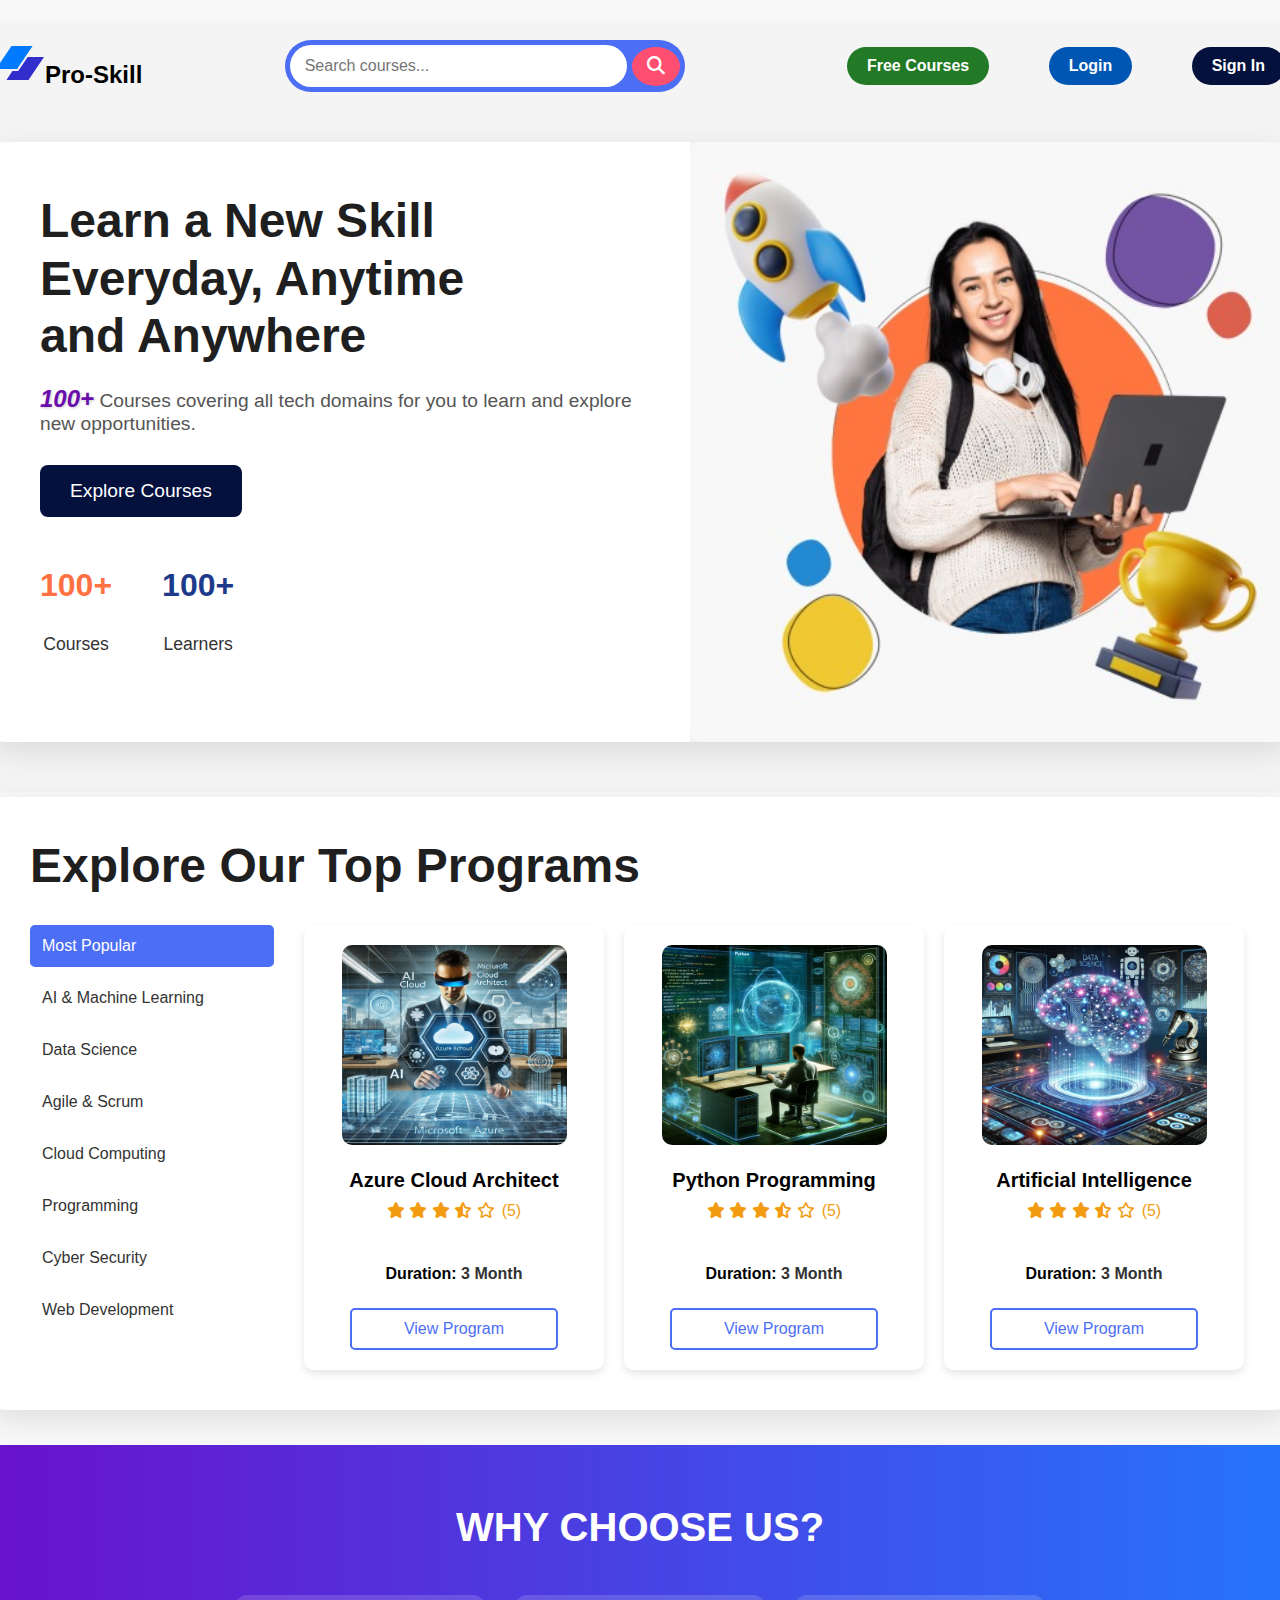
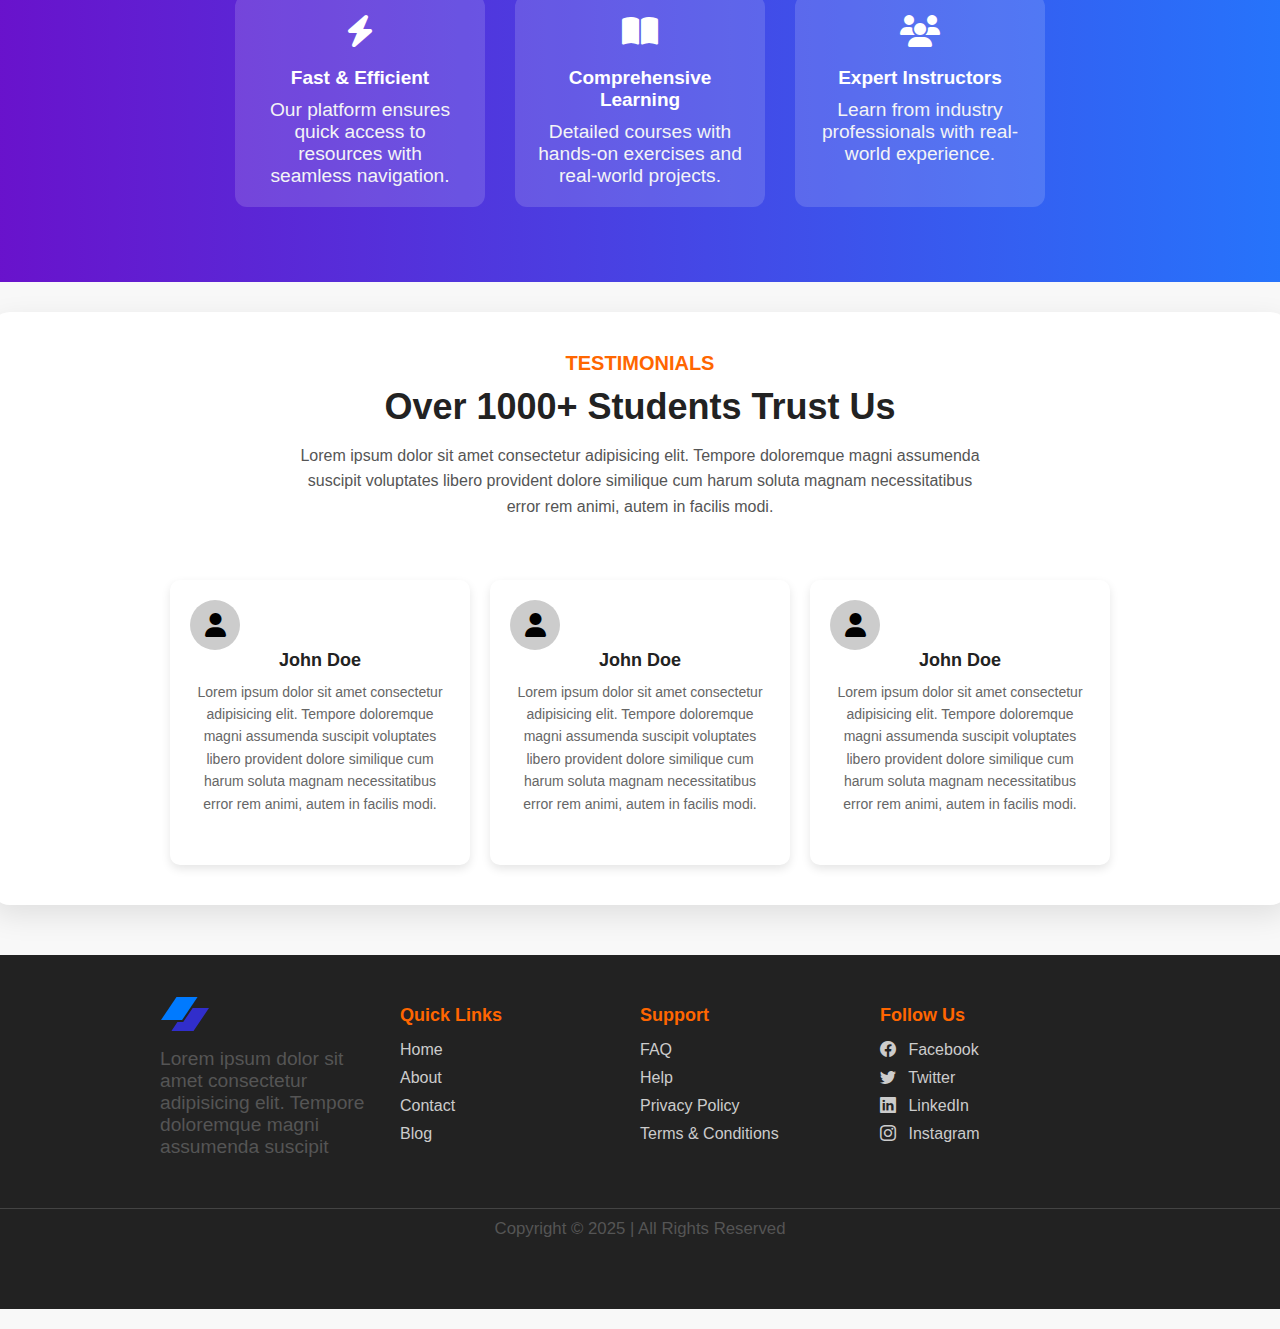
<file: index.html>
<!DOCTYPE html>
<html>
<head>
    <meta charset="UTF-8">
    <meta name="viewport" content="width=device-width, initial-scale=1.0">
    <title>Pro Skill</title>
    <link rel="stylesheet" href="Home-page-styles.css">
    <link rel="stylesheet" href="https://cdn.jsdelivr.net/npm/bootstrap-icons@1.11.3/font/bootstrap-icons.min.css">
    <link rel="stylesheet" href="https://cdnjs.cloudflare.com/ajax/libs/font-awesome/6.5.1/css/all.min.css"> <!-- Font Awesome Libary -->

</head>
<body>
    <div>
    <nav >
        <div class="logo">
            <img src="Assets/logoipsum-245.svg" alt="logo">Pro-Skill</div>
            <div class="search-container">
                <input type="text" class="search-input" placeholder="Search courses...">
                <button class="search-btn">
                    <i class="fa fa-search"></i> 
                </button>
            </div>            
        <div class="buttons">
            <a href="#" class="free_courses">Free Courses</a>
            <a href="sign-in.html" class="login">Login</a>
            <a href="sign-up.html" class="sign_in">Sign In</a>
        </div>
    </nav>
</div>
    <section class="hero">
        <div class="container">
            <div class="text_section">
                <h1>Learn a New Skill<br>Everyday, Anytime<br>and Anywhere</h1>
                <p><em class="num-course">100+</em> Courses covering all tech domains for you to learn and explore new opportunities.</p>
                <button class="explore_btn" onclick="window.location.href='course-page.html';">Explore Courses</button>
                <div class="stats">
                    <div class="stat_item">
                        <p class="number orange">100+</p>
                        <p class="label">Courses</p>
                    </div>
                    <div class="stat_item">
                        <p class="number blue">100+</p>
                        <p class="label">Learners</p>
                    </div>
                </div>
            </div>
            <div class="image_section">
                <img src="Assets/HomePage.jpg" alt="Student with laptop" class="student_image">
            </div>
        </div>
    </section>
    
    <div class="EOTP">
        <div class="EOTP_header">
            <h1>Explore Our Top Programs</h1>
        </div>
        <div class="EOTP_content">
            <div class="sidebar-container">
                <div class="sidebar">
                    <button class="active">Most Popular</button>
                    <button>AI & Machine Learning</button>
                    <button>Data Science</button>
                    <button>Agile & Scrum</button>
                    <button>Cloud Computing</button>
                    <button>Programming</button>
                    <button>Cyber Security</button>
                    <button>Web Development </button>
                </div>
            </div>
            <div class="programs">
                <div class="program_card">
                    <img src="Assets/Azure Cloud Architect.webp" alt="Azure Cloud Architect">
                    <h3>Azure Cloud Architect</h3>
                    <div class="rating">
                        <span class="stars">
                            <i class="fas fa-star"></i>
                            <i class="fas fa-star"></i>
                            <i class="fas fa-star"></i>
                            <i class="fas fa-star-half-alt"></i>
                            <i class="far fa-star"></i>
                        </span>
                        <span class="rating-count">(5)</span>
                    </div>
                    <h4><strong>Duration:</strong> <span class="duration">3 Month</span></h4>
                    <a href="course-page.html" class="view_program">View Program</a>
                </div>
                <div class="program_card">
                    <img src="Assets/python program.webp" alt="Python Programming">
                    <h3>Python Programming</h3>
                    <div class="rating">
                        <span class="stars">
                            <i class="fas fa-star"></i>
                            <i class="fas fa-star"></i>
                            <i class="fas fa-star"></i>
                            <i class="fas fa-star-half-alt"></i>
                            <i class="far fa-star"></i>
                        </span>
                        <span class="rating-count">(5)</span>
                    </div>
                    <h4><strong>Duration:</strong> <span class="duration">3 Month</span></h4>
                    <a href="course-page.html" class="view_program">View Program</a>
                </div>
                <div class="programs">
                    <div class="program_card">
                        <img src="Assets/Data Science and Artificial Intelligence.webp" alt="Data Science and Artificial Intelligence">
                        <h3>Artificial Intelligence</h3>
                        <div class="rating">
                            <span class="stars">
                                <i class="fas fa-star"></i>
                                <i class="fas fa-star"></i>
                                <i class="fas fa-star"></i>
                                <i class="fas fa-star-half-alt"></i>
                                <i class="far fa-star"></i>
                            </span>
                            <span class="rating-count">(5)</span>
                        </div>
                        <h4><strong>Duration:</strong> <span class="duration">3 Month</span></h4>
                        <a href="course-page.html" class="view_program">View Program</a>
                    </div>
            </div>
        </div>
    </div>
    </div>

    <section class="why-choose-us">
        <h2>Why Choose Us?</h2>
        <div class="benefits-container">
            <div class="benefit">
                <i class="fas fa-bolt"></i>
                <h3>Fast & Efficient</h3>
                <p>Our platform ensures quick access to resources with seamless navigation.</p>
            </div>
            <div class="benefit">
                <i class="fas fa-book-open"></i>
                <h3>Comprehensive Learning</h3>
                <p>Detailed courses with hands-on exercises and real-world projects.</p>
            </div>
            <div class="benefit">
                <i class="fas fa-users"></i>
                <h3>Expert Instructors</h3>
                <p>Learn from industry professionals with real-world experience.</p>
            </div>
        </div>
    </section>
    
    <div class="container-review">
        <div class="header">
            <h4>Testimonials</h4>
            <h1>Over 1000+ Students Trust Us</h1>
            <p>Lorem ipsum dolor sit amet consectetur adipisicing elit. Tempore doloremque magni assumenda suscipit
                voluptates libero provident dolore similique cum harum soluta magnam necessitatibus error rem animi,
                autem in facilis modi.</p>
        </div>
        <div class="review">
            <div class="card">
                <div class="profile-pic">
                    <i class="fas fa-user"></i>
                </div>
                <div class="card-body">
                    <h4>John Doe</h4>
                    <p>
                        Lorem ipsum dolor sit amet consectetur adipisicing elit. Tempore doloremque magni assumenda
                        suscipit voluptates libero provident dolore similique cum harum soluta magnam necessitatibus
                        error rem animi, autem in facilis modi.
                    </p>
                </div>
            </div>
            <div class="card">
                <div class="profile-pic">
                    <i class="fas fa-user"></i>
                </div>
                <div class="card-body">
                    <h4>John Doe</h4>
                    <p>
                        Lorem ipsum dolor sit amet consectetur adipisicing elit. Tempore doloremque magni assumenda
                        suscipit voluptates libero provident dolore similique cum harum soluta magnam necessitatibus
                        error rem animi, autem in facilis modi.
                    </p>
                </div>
            </div>
            <div class="card">
                <div class="profile-pic">
                    <i class="fas fa-user"></i>
                </div>
                <div class="card-body">
                    <h4>John Doe</h4>
                    <p>
                        Lorem ipsum dolor sit amet consectetur adipisicing elit. Tempore doloremque magni assumenda
                        suscipit voluptates libero provident dolore similique cum harum soluta magnam necessitatibus
                        error rem animi, autem in facilis modi.
                    </p>
                </div>
            </div>
        </div>
    </div>
    <footer>
        <div class="footer-container">
            <div class="col 1">
                <a href="#"><img class="footer-logo" src="Assets/logoipsum-245.svg" alt=""></a>
                <p style="margin-right: 10px;">Lorem ipsum dolor sit amet consectetur adipisicing elit. Tempore doloremque magni assumenda suscipit
                </p>
            </div>
            <div class="col 2">
                <h3>Quick Links</h3>
                <ul>
                    <li><a href="#">Home</a></li>
                    <li><a href="#">About</a></li>
                    <li><a href="#">Contact</a></li>
                    <li><a href="#">Blog</a></li>
                </ul>
            </div>
            <div class="col 3">
                <h3>Support</h3>
                <ul>
                    <li><a href="#">FAQ</a></li>
                    <li><a href="#">Help</a></li>
                    <li><a href="#">Privacy Policy</a></li>
                    <li><a href="#">Terms & Conditions</a></li>
                </ul>
            </div>
            <div class="col 4">
                <h3>Follow Us</h3>
                <ul>
                    <li><a href="#"><i class="bi bi-facebook"></i> Facebook</a></li>
                    <li><a href="#"><i class="bi bi-twitter"></i> Twitter</a></li>
                    <li><a href="#"><i class="bi bi-linkedin"></i> LinkedIn</a></li>
                    <li><a href="#"><i class="bi bi-instagram"></i> Instagram</a></li>
                </ul>
            </div>
        </div>
        <div class="line">
            <p>Copyright &copy; 2025 | All Rights Reserved</p>
        </div>
    </footer>
    
</body>
</html>
</file>
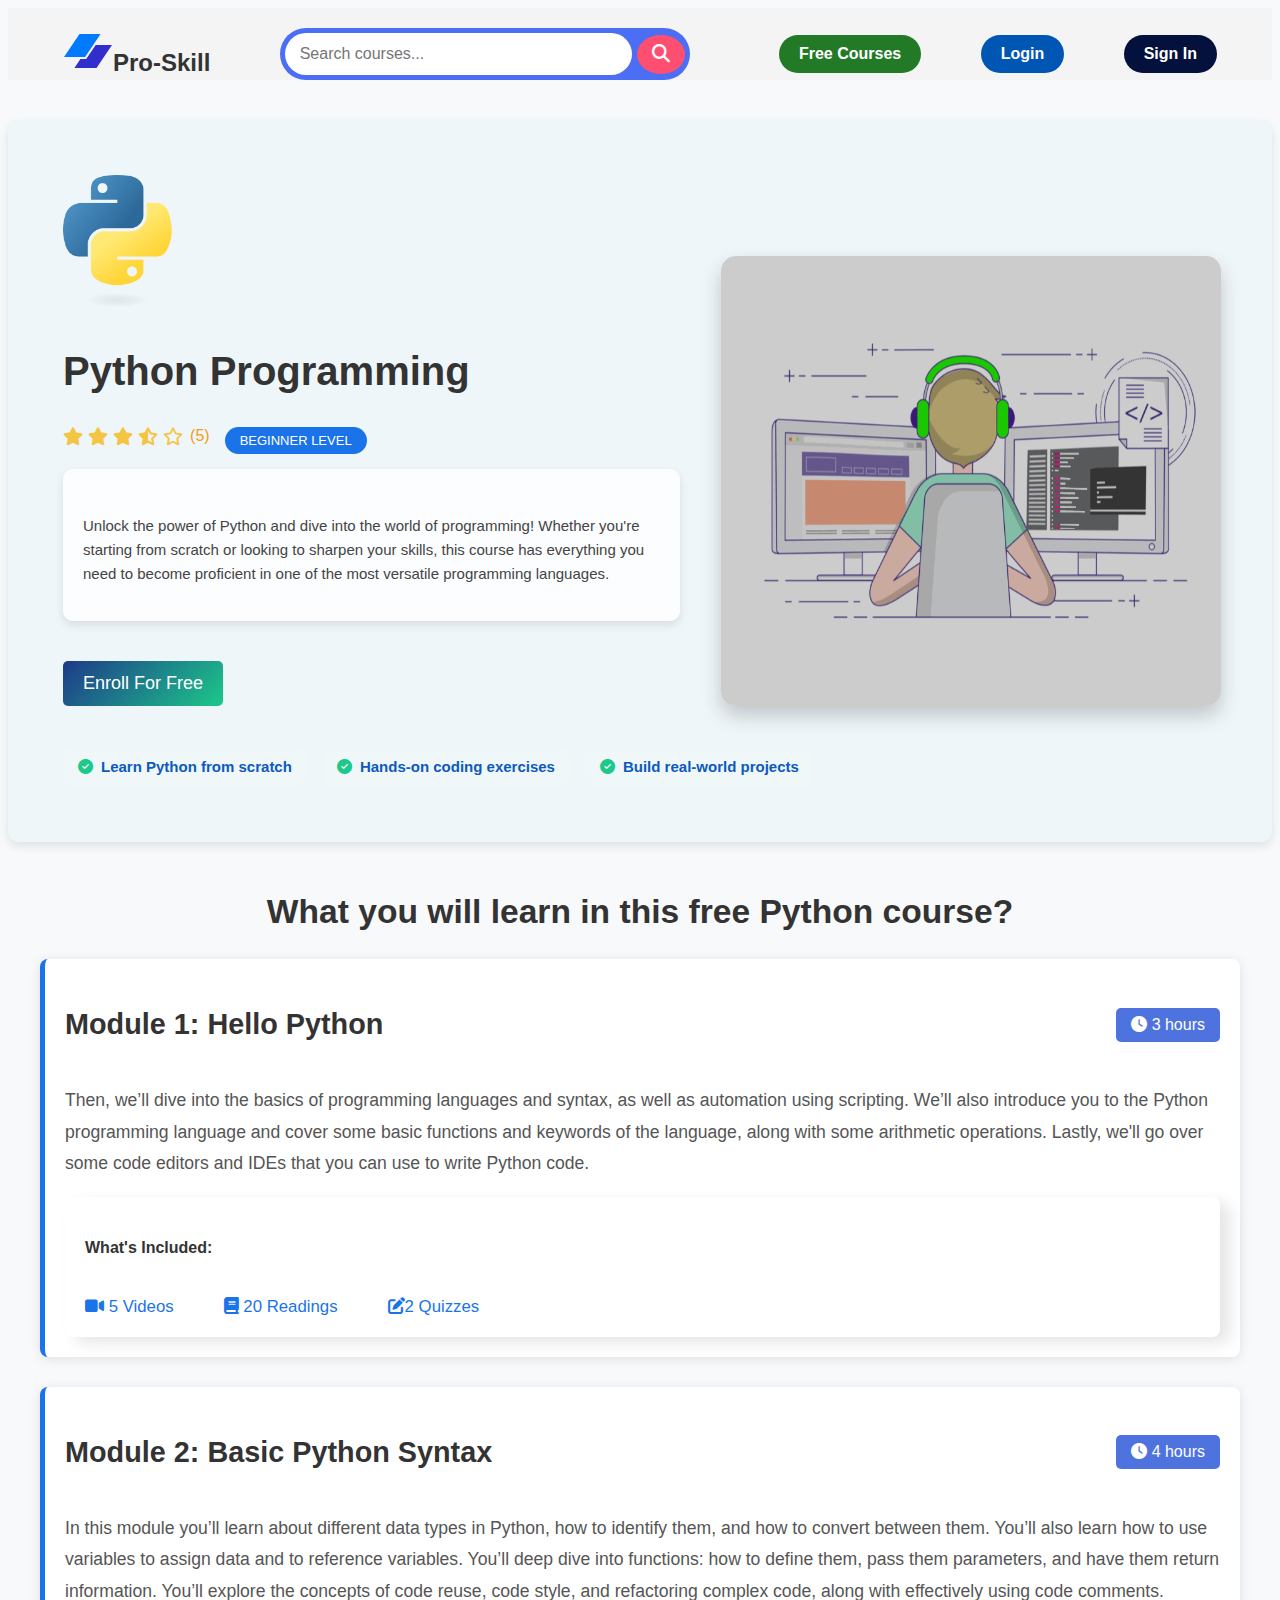
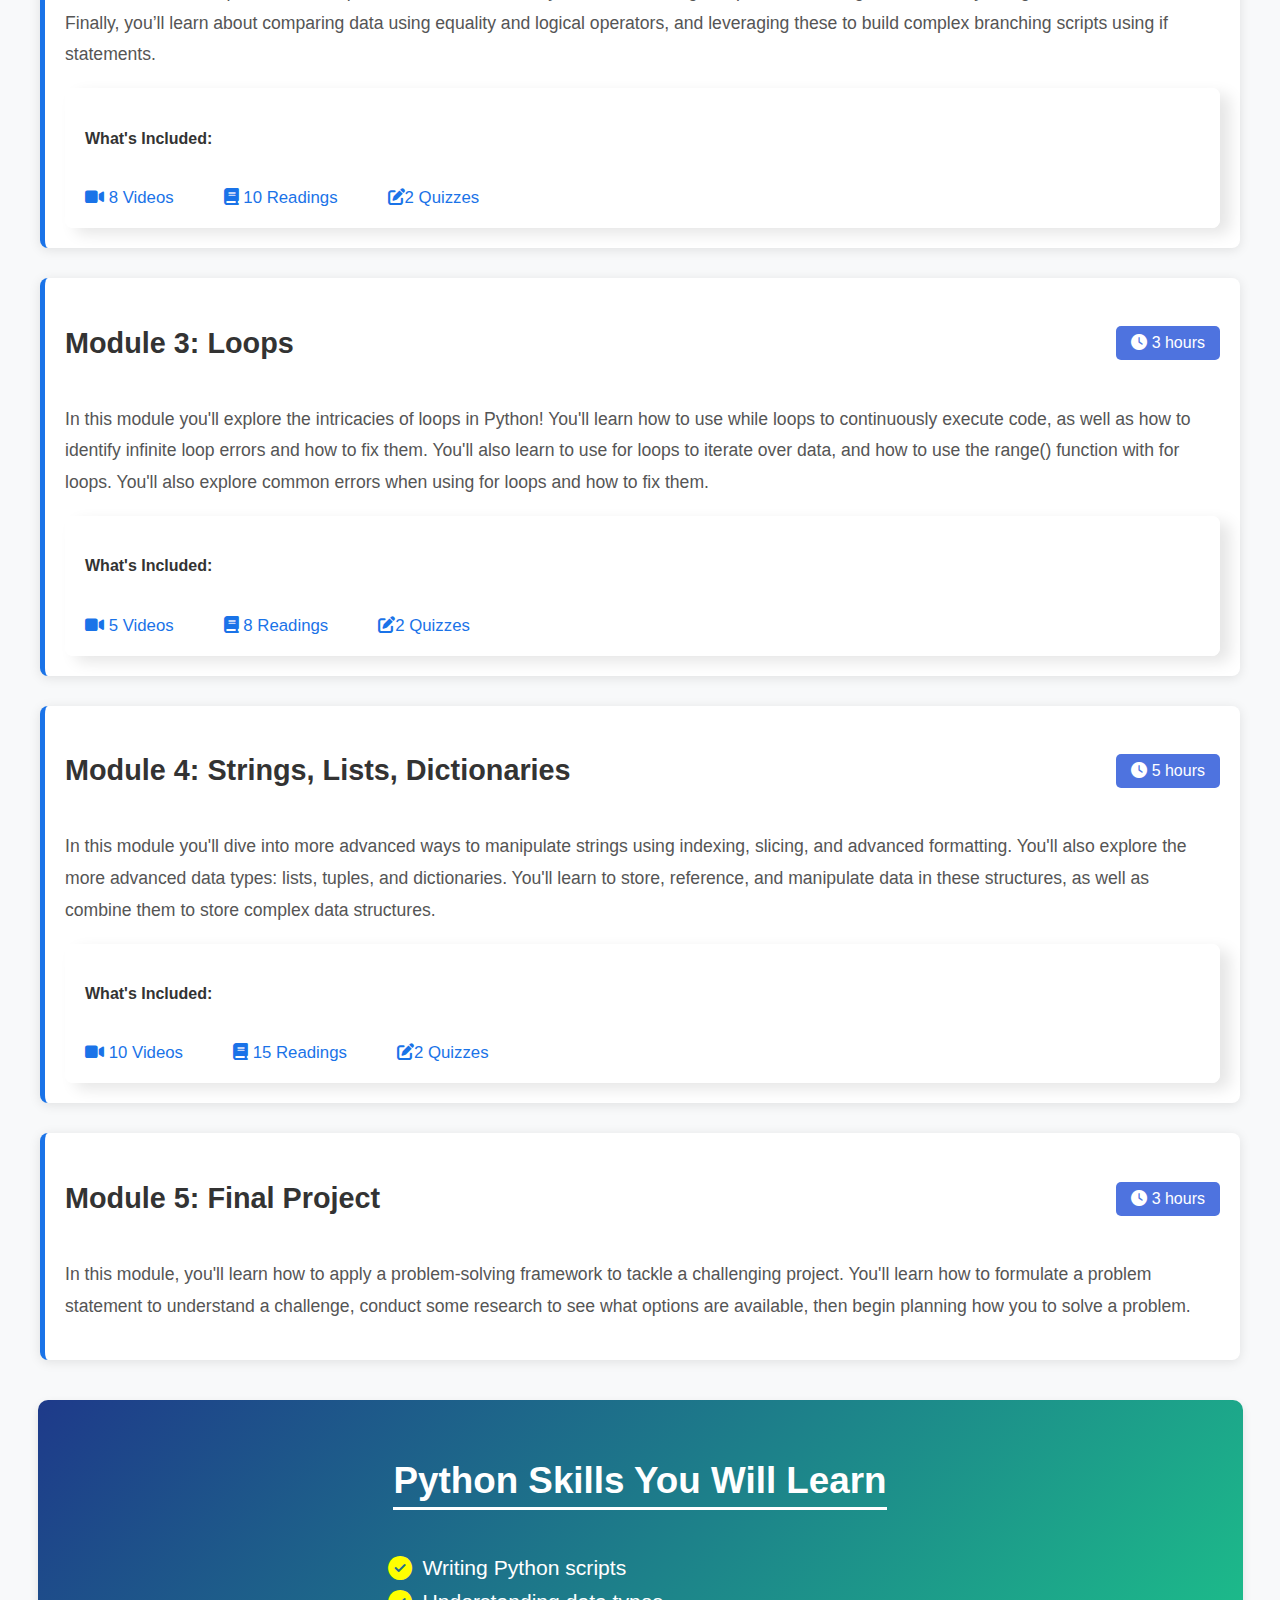
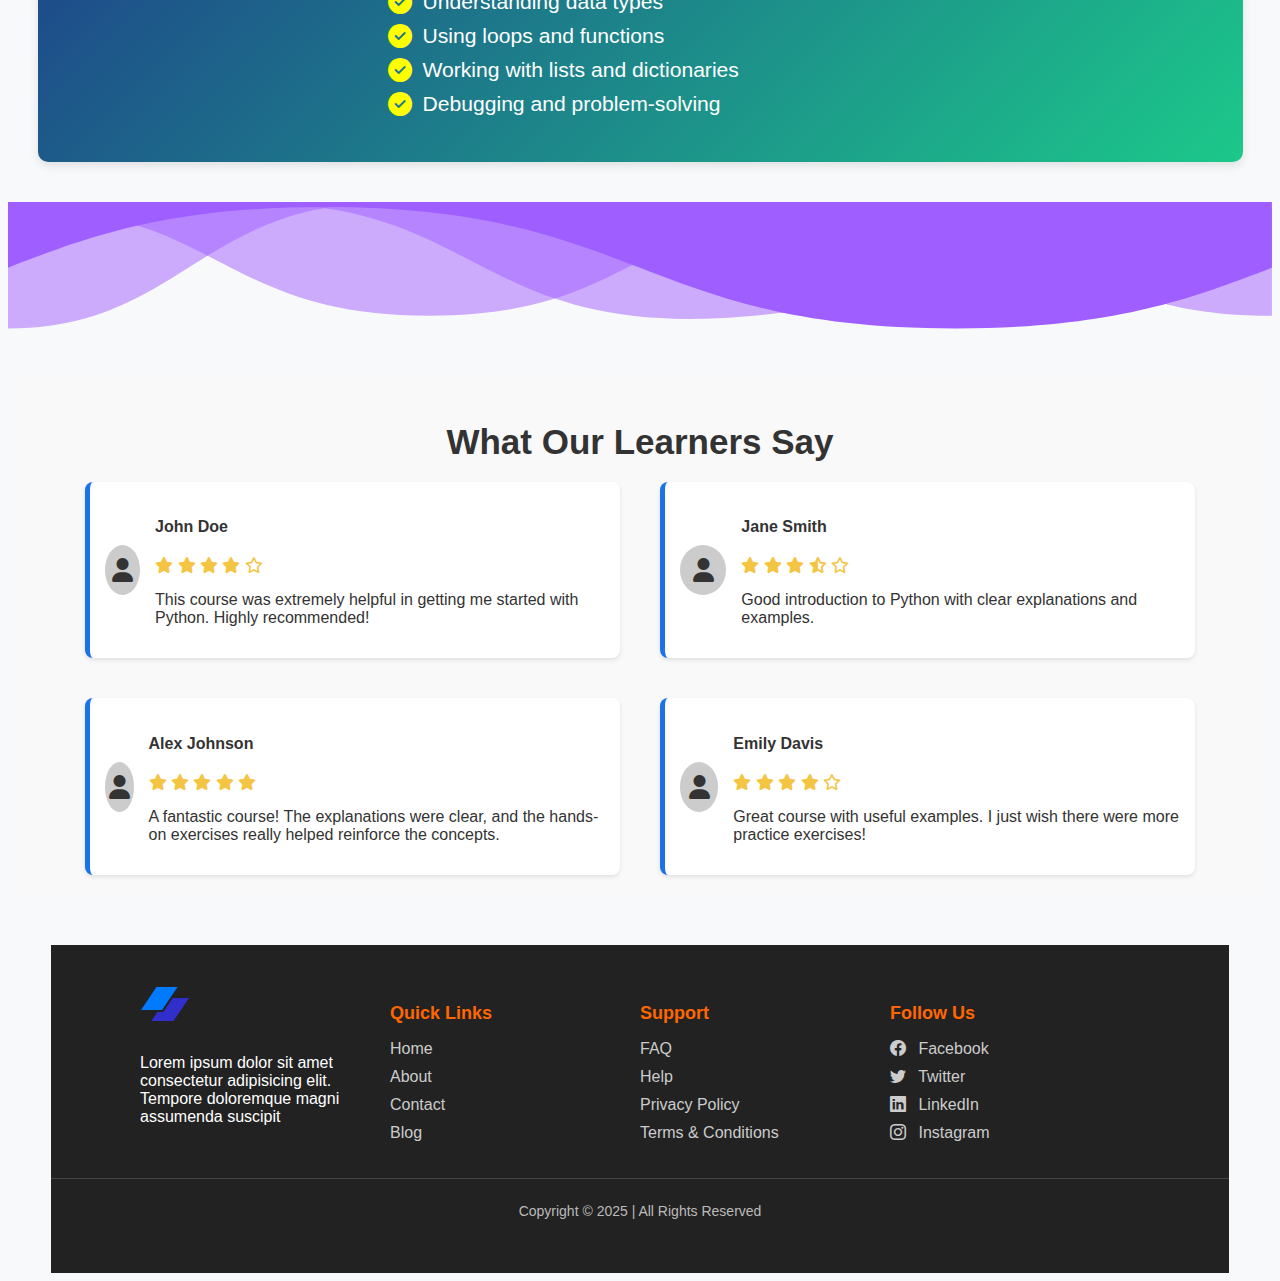
<file: course-page.html>
<!DOCTYPE html>
<html lang="en">
<head>
    <meta charset="UTF-8">
    <meta name="viewport" content="width=device-width, initial-scale=1.0">
    <title>Course Page</title>
    <link rel="stylesheet" href="course-page-styles.css">
    <link rel="stylesheet" href="https://cdn.jsdelivr.net/npm/bootstrap-icons@1.11.3/font/bootstrap-icons.min.css">
    <link href="https://fonts.googleapis.com/css2?family=Roboto:wght@300;400;700&display=swap" rel="stylesheet">
    <link rel="stylesheet" href="https://cdnjs.cloudflare.com/ajax/libs/font-awesome/6.5.1/css/all.min.css">

</head>
    <body>
        <div>
            <nav >
                <div class="logo">
                    <img src="Assets/logoipsum-245.svg" alt="logo">Pro-Skill</div>
                    <div class="search-container">
                        <input type="text" class="search-input" placeholder="Search courses...">
                        <button class="search-btn">
                            <i class="fa fa-search"></i> 
                        </button>
                    </div>            
                <div class="buttons">
                    <a href="#" class="free_courses">Free Courses</a>
                    <a href="sign-in.html" class="login">Login</a>
                    <a href="sign-up.html" class="sign_in">Sign In</a>
                </div>
            </nav>
    </div>
        <div class="course-intro">
            <img src="Assets/Python-logo.png" alt="Python Logo" class="course-logo"></img>

            <h2 class="course-title">Python Programming</h2>

            <div class="course-details">
                <div class="rating">
                    <span class="stars">
                        <i class="fas fa-star"></i>
                        <i class="fas fa-star"></i>
                        <i class="fas fa-star"></i>
                        <i class="fas fa-star-half-alt"></i>
                        <i class="far fa-star"></i>
                    </span>
                    <span class="rating-count">(5)</span>
                </div>
                <div class="level-container">
                    <span class="level">BEGINNER LEVEL</span>
                </div>
            </div>

            <div class="course-description">
                <p>Unlock the power of Python and dive into the world of programming! Whether you're starting from scratch or looking to sharpen your skills, this course has everything you need to become proficient in one of the most versatile programming languages.</p>
            </div>

            <button class="enroll-button">Enroll For Free </button>

            <div class="course-highlights">
                <div class="highlight"><i class="fas fa-check-circle"></i> Learn Python from scratch</div>
                <div class="highlight"><i class="fas fa-check-circle"></i> Hands-on coding exercises</div>
                <div class="highlight"><i class="fas fa-check-circle"></i> Build real-world projects</div>
            </div>

            <img src="Assets/background-image1.gif" class="background-image" alt="Background Image">

        </div>

        <div class="course-content">
            <h2 class="content-header">What you will learn in this free Python course?</h2>
        
            <div class="module">
                <div class="module-header">
                    <h3>Module 1: Hello Python</h3>
                    <span class="time"><i class="fa-solid fa-clock"></i>3 hours</span>
                </div>
                <p class="module-description">
                    Then, we’ll dive into the basics of programming languages and syntax, as well as automation using scripting. We’ll also introduce you to the Python programming language and cover some basic functions and keywords of the language, along with some arithmetic operations. Lastly, we'll go over some code editors and IDEs that you can use to write Python code.
                </p>
                <div class="module-included">
                    
                    <div class="included-item">
                        <h4>What's Included: </h4>
                            <div class="included-icon">
                                <div class="icon"><i class="fas fa-video included-icon"></i> 5 Videos</div>
                        
                                <div class="icon"><i class="fas fa-book included-icon"></i> 20 Readings</div>

                                <div class="icon"><i class="fas fa-edit included-icon"></i>2 Quizzes</div>
                            </div>
                    </div>
                </div>
            </div>
        
            <div class="module">
                <div class="module-header">
                    <h3>Module 2: Basic Python Syntax</h3>
                    <span class="time"><i class="fa-solid fa-clock"></i>4 hours</span>
                </div>
                <p class="module-description">
                    In this module you’ll learn about different data types in Python, how to identify them, and how to convert between them. You’ll also learn how to use variables to assign data and to reference variables. You’ll deep dive into functions: how to define them, pass them parameters, and have them return information. You’ll explore the concepts of code reuse, code style, and refactoring complex code, along with effectively using code comments. Finally, you’ll learn about comparing data using equality and logical operators, and leveraging these to build complex branching scripts using if statements.
                </p>
                <div class="module-included">
                    
                    <div class="included-item">
                        <h4>What's Included: </h4>
                            <div class="included-icon">
                                <div class="icon"><i class="fas fa-video included-icon"></i> 8 Videos</div>
                        
                                <div class="icon"><i class="fas fa-book included-icon"></i> 10 Readings</div>

                                <div class="icon"><i class="fas fa-edit included-icon"></i>2 Quizzes</div>
                            </div>
                    </div>
                </div>
            </div>
        
            <div class="module">
                <div class="module-header">
                    <h3>Module 3: Loops</h3>
                    <span class="time"><i class="fa-solid fa-clock"></i>3 hours</span>
                </div>
                <p class="module-description">
                    In this module you'll explore the intricacies of loops in Python! You'll learn how to use while loops to continuously execute code, as well as how to identify infinite loop errors and how to fix them. You'll also learn to use for loops to iterate over data, and how to use the range() function with for loops. You'll also explore common errors when using for loops and how to fix them.
                </p>
                <div class="module-included">
                    
                    <div class="included-item">
                        <h4>What's Included: </h4>
                            <div class="included-icon">
                                <div class="icon"><i class="fas fa-video included-icon"></i> 5 Videos</div>
                        
                                <div class="icon"><i class="fas fa-book included-icon"></i> 8 Readings</div>

                                <div class="icon"><i class="fas fa-edit included-icon"></i>2 Quizzes</div>
                            </div>
                    </div>
                </div>
            </div>
        
            <div class="module">
                <div class="module-header">
                    <h3>Module 4: Strings, Lists, Dictionaries</h3>
                    <span class="time"><i class="fa-solid fa-clock"></i>5 hours</span>
                </div>
                <p class="module-description">
                    In this module you'll dive into more advanced ways to manipulate strings using indexing, slicing, and advanced formatting. You'll also explore the more advanced data types: lists, tuples, and dictionaries. You'll learn to store, reference, and manipulate data in these structures, as well as combine them to store complex data structures.
                </p>
                <div class="module-included">
                    
                    <div class="included-item">
                        <h4>What's Included: </h4>
                            <div class="included-icon">
                                <div class="icon"><i class="fas fa-video included-icon"></i> 10 Videos</div>
                        
                                <div class="icon"><i class="fas fa-book included-icon"></i> 15 Readings</div>

                                <div class="icon"><i class="fas fa-edit included-icon"></i>2 Quizzes</div>
                            </div>
                    </div>
                </div>
            </div>
        
            <div class="module">
                <div class="module-header">
                    <h3>Module 5: Final Project</h3>
                    <span class="time"><i class="fa-solid fa-clock"></i>3 hours</span>
                </div>
                <p class="module-description">
                    In this module, you'll learn how to apply a problem-solving framework to tackle a challenging project. You'll learn how to formulate a problem statement to understand a challenge, conduct some research to see what options are available, then begin planning how you to solve a problem.
                </p>
            </div>
        </div>

        <div class="python-skills">
            <h2>Python Skills You Will Learn</h2>
            <ul>
                <li><i class="fas fa-check-circle"></i> Writing Python scripts</li>
                <li><i class="fas fa-check-circle"></i> Understanding data types</li>
                <li><i class="fas fa-check-circle"></i> Using loops and functions</li>
                <li><i class="fas fa-check-circle"></i> Working with lists and dictionaries</li>
                <li><i class="fas fa-check-circle"></i> Debugging and problem-solving</li>
            </ul>
        </div>

        <svg xmlns="http://www.w3.org/2000/svg" viewBox="0 0 1000 100"><g fill="#9F5EFF"><path d="M0 1v99c134.3 0 153.7-99 296-99H0Z" opacity=".5"></path>
            <path d="M1000 4v86C833.3 90 833.3 3.6 666.7 3.6S500 90 333.3 90 166.7 4 0 4h1000Z" opacity=".5"></path><path d="M617 1v86C372 119 384 1 196 1h421Z" opacity=".5"></path><path d="M1000 0H0v52C62.5 28 125 4 250 4c250 0 250 96 500 96 125 0 187.5-24 250-48V0Z"></path></g>
        </svg>

        <div class="learner-reviews">
            <h2>What Our Learners Say</h2>
            <div class="reviews-container">
                <div class="review">
                    <div class="profile-pic">
                        <i class="fas fa-user"></i>
                    </div>
                    <div class="review-content">
                        <h4>John Doe</h4>
                        <div class="stars">
                            <i class="fas fa-star"></i>
                            <i class="fas fa-star"></i>
                            <i class="fas fa-star"></i>
                            <i class="fas fa-star"></i>
                            <i class="far fa-star"></i>
                        </div>
                        <p>This course was extremely helpful in getting me started with Python. Highly recommended!</p>
                    </div>
                </div>
                
                <div class="review">
                    <div class="profile-pic">
                        <i class="fas fa-user"></i>
                    </div>
                    <div class="review-content">
                        <h4>Jane Smith</h4>
                        <div class="stars">
                            <i class="fas fa-star"></i>
                            <i class="fas fa-star"></i>
                            <i class="fas fa-star"></i>
                            <i class="fas fa-star-half-alt"></i>
                            <i class="far fa-star"></i>
                        </div>
                        <p>Good introduction to Python with clear explanations and examples.</p>
                    </div>
                </div>

                <div class="review">
                    <div class="profile-pic">
                        <i class="fas fa-user"></i>
                    </div>
                    <div class="review-content">
                        <h4>Alex Johnson</h4>
                        <div class="stars">
                            <i class="fas fa-star"></i>
                            <i class="fas fa-star"></i>
                            <i class="fas fa-star"></i>
                            <i class="fas fa-star"></i>
                            <i class="fas fa-star"></i>
                        </div>
                        <p>A fantastic course! The explanations were clear, and the hands-on exercises really helped reinforce the concepts.</p>
                    </div>
                </div>
                
                <div class="review">
                    <div class="profile-pic">
                        <i class="fas fa-user"></i>
                    </div>
                    <div class="review-content">
                        <h4>Emily Davis</h4>
                        <div class="stars">
                            <i class="fas fa-star"></i>
                            <i class="fas fa-star"></i>
                            <i class="fas fa-star"></i>
                            <i class="fas fa-star"></i>
                            <i class="far fa-star"></i>
                        </div>
                        <p>Great course with useful examples. I just wish there were more practice exercises!</p>
                    </div>
                </div>
            </div>
        </div>
        <footer>
            <div class="footer-container">
                <div class="col 1">
                    <a href="#"><img class="footer-logo" src="Assets/logoipsum-245.svg" alt=""></a>
                    <p style="margin-right: 10px;">Lorem ipsum dolor sit amet consectetur adipisicing elit. Tempore doloremque magni assumenda suscipit
                    </p>
                </div>
                <div class="col 2">
                    <h3>Quick Links</h3>
                    <ul>
                        <li><a href="index.html">Home</a></li>
                        <li><a href="#">About</a></li>
                        <li><a href="#">Contact</a></li>
                        <li><a href="#">Blog</a></li>
                    </ul>
                </div>
                <div class="col 3">
                    <h3>Support</h3>
                    <ul>
                        <li><a href="#">FAQ</a></li>
                        <li><a href="#">Help</a></li>
                        <li><a href="#">Privacy Policy</a></li>
                        <li><a href="#">Terms & Conditions</a></li>
                    </ul>
                </div>
                <div class="col 4">
                    <h3>Follow Us</h3>
                    <ul>
                        <li><a href="#"><i class="bi bi-facebook"></i> Facebook</a></li>
                        <li><a href="#"><i class="bi bi-twitter"></i> Twitter</a></li>
                        <li><a href="#"><i class="bi bi-linkedin"></i> LinkedIn</a></li>
                        <li><a href="#"><i class="bi bi-instagram"></i> Instagram</a></li>
                    </ul>
                </div>
            </div>
            <div class="line">
                <p>Copyright &copy; 2025 | All Rights Reserved</p>
            </div>
    </footer>
</body>

</html>
</file>
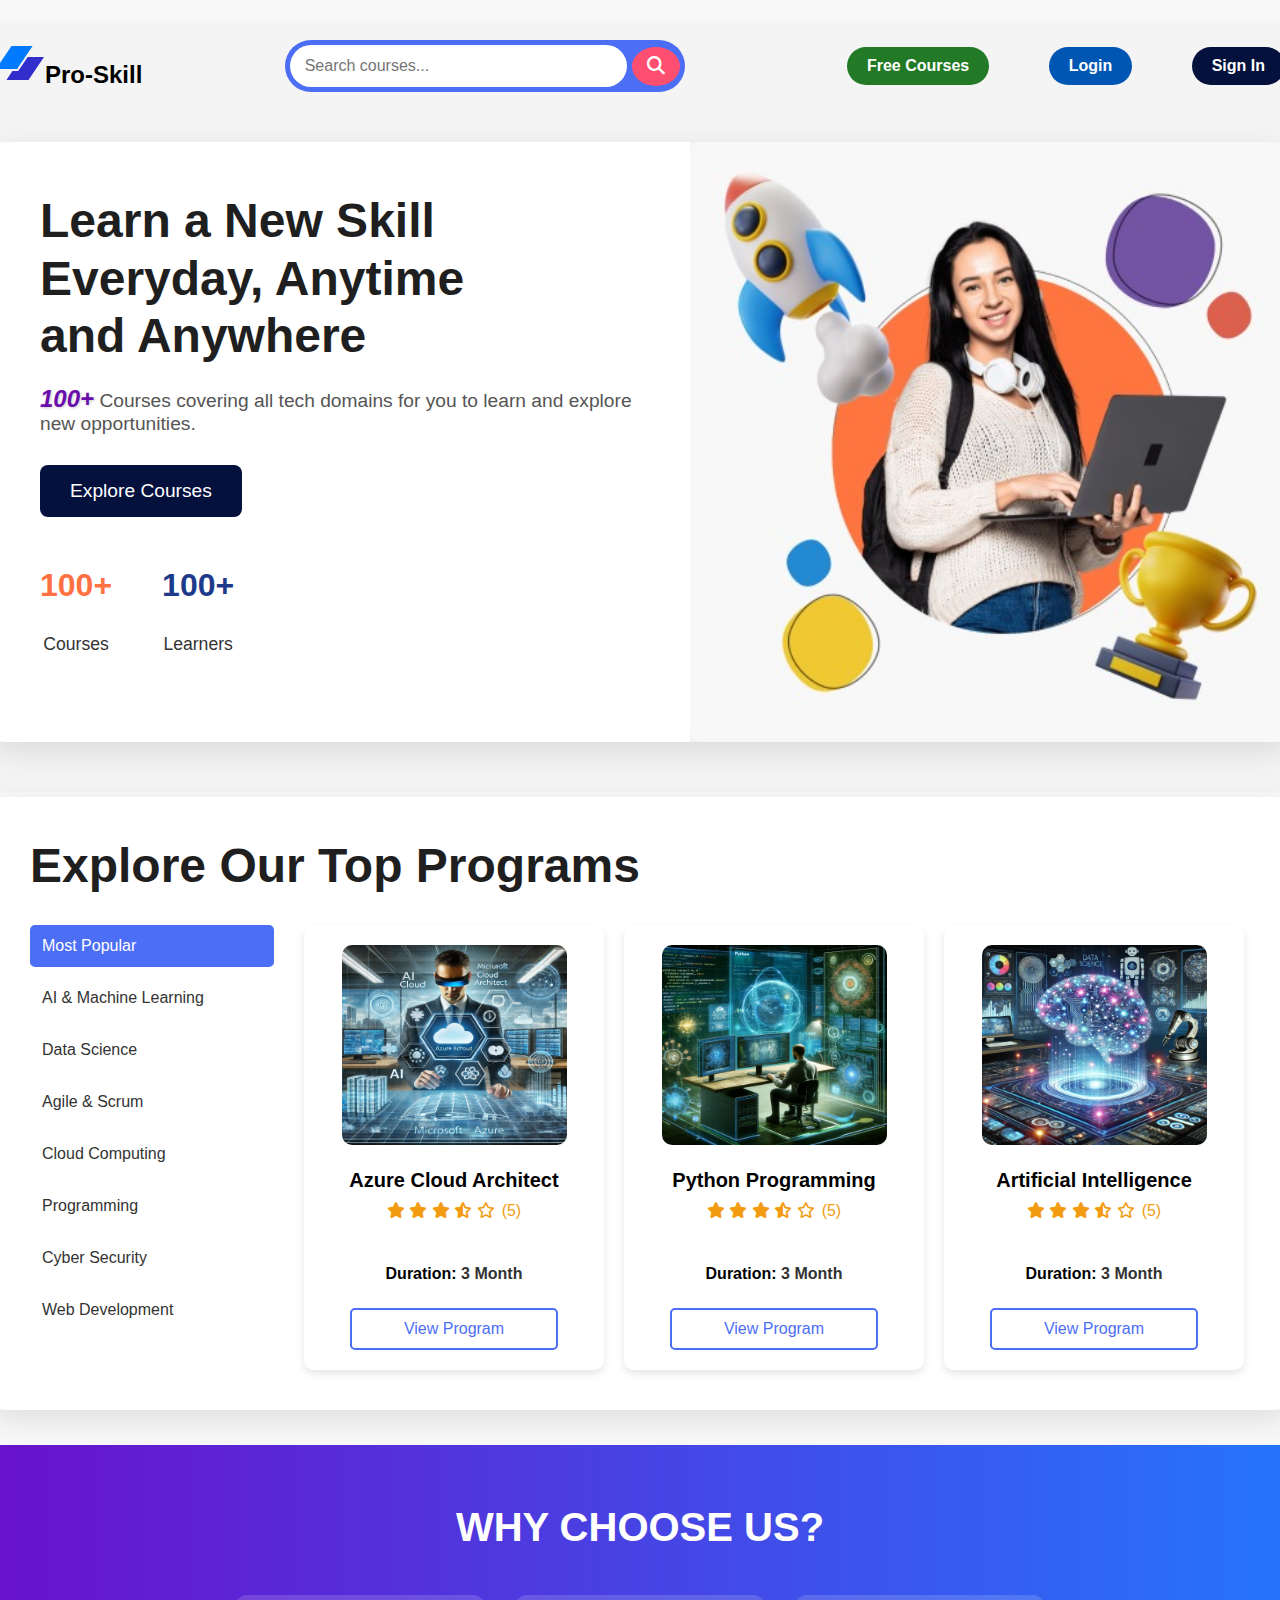
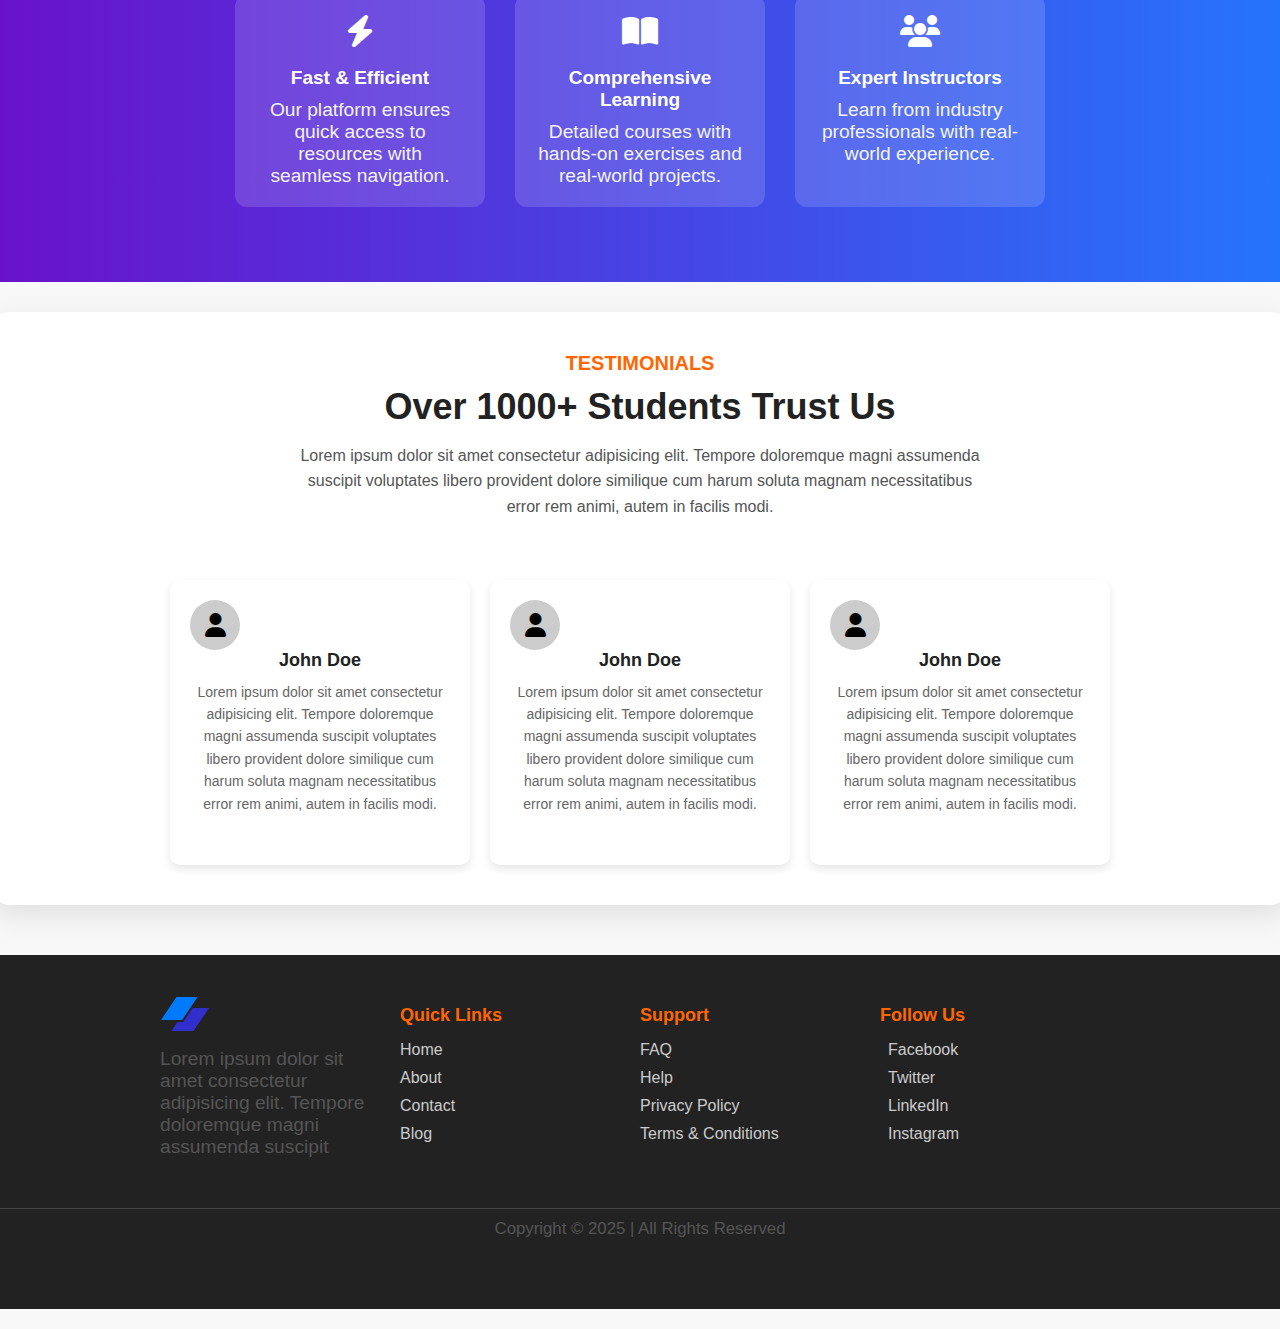
<file: Home-page.html>
<!DOCTYPE html>
<html>
<head>
    <meta charset="UTF-8">
    <meta name="viewport" content="width=device-width, initial-scale=1.0">
    <title>Pro Skill</title>
    <link rel="stylesheet" href="Home-page-styles.css">
    <link rel="stylesheet" href="https://cdnjs.cloudflare.com/ajax/libs/font-awesome/6.5.1/css/all.min.css"> <!-- Font Awesome Libary -->

</head>
<body>
    <div>
    <nav >
        <div class="logo">
            <img src="Assets/logoipsum-245.svg" alt="logo">Pro-Skill</div>
            <div class="search-container">
                <input type="text" class="search-input" placeholder="Search courses...">
                <button class="search-btn">
                    <i class="fa fa-search"></i> 
                </button>
            </div>            
        <div class="buttons">
            <a href="#" class="free_courses">Free Courses</a>
            <a href="sign-in.html" class="login">Login</a>
            <a href="sign-up.html" class="sign_in">Sign In</a>
        </div>
    </nav>
</div>
    <section class="hero">
        <div class="container">
            <div class="text_section">
                <h1>Learn a New Skill<br>Everyday, Anytime<br>and Anywhere</h1>
                <p><em class="num-course">100+</em> Courses covering all tech domains for you to learn and explore new opportunities.</p>
                <button class="explore_btn" onclick="window.location.href='course-page.html';">Explore Courses</button>
                <div class="stats">
                    <div class="stat_item">
                        <p class="number orange">100+</p>
                        <p class="label">Courses</p>
                    </div>
                    <div class="stat_item">
                        <p class="number blue">100+</p>
                        <p class="label">Learners</p>
                    </div>
                </div>
            </div>
            <div class="image_section">
                <img src="Assets/HomePage.jpg" alt="Student with laptop" class="student_image">
            </div>
        </div>
    </section>
    
    <div class="EOTP">
        <div class="EOTP_header">
            <h1>Explore Our Top Programs</h1>
        </div>
        <div class="EOTP_content">
            <div class="sidebar-container">
                <div class="sidebar">
                    <button class="active">Most Popular</button>
                    <button>AI & Machine Learning</button>
                    <button>Data Science</button>
                    <button>Agile & Scrum</button>
                    <button>Cloud Computing</button>
                    <button>Programming</button>
                    <button>Cyber Security</button>
                    <button>Web Development </button>
                </div>
            </div>
            <div class="programs">
                <div class="program_card">
                    <img src="Assets/Azure Cloud Architect.webp" alt="Azure Cloud Architect">
                    <h3>Azure Cloud Architect</h3>
                    <div class="rating">
                        <span class="stars">
                            <i class="fas fa-star"></i>
                            <i class="fas fa-star"></i>
                            <i class="fas fa-star"></i>
                            <i class="fas fa-star-half-alt"></i>
                            <i class="far fa-star"></i>
                        </span>
                        <span class="rating-count">(5)</span>
                    </div>
                    <h4><strong>Duration:</strong> <span class="duration">3 Month</span></h4>
                    <a href="course-page.html" class="view_program">View Program</a>
                </div>
                <div class="program_card">
                    <img src="Assets/python program.webp" alt="Python Programming">
                    <h3>Python Programming</h3>
                    <div class="rating">
                        <span class="stars">
                            <i class="fas fa-star"></i>
                            <i class="fas fa-star"></i>
                            <i class="fas fa-star"></i>
                            <i class="fas fa-star-half-alt"></i>
                            <i class="far fa-star"></i>
                        </span>
                        <span class="rating-count">(5)</span>
                    </div>
                    <h4><strong>Duration:</strong> <span class="duration">3 Month</span></h4>
                    <a href="course-page.html" class="view_program">View Program</a>
                </div>
                <div class="programs">
                    <div class="program_card">
                        <img src="Assets/Data Science and Artificial Intelligence.webp" alt="Data Science and Artificial Intelligence">
                        <h3>Artificial Intelligence</h3>
                        <div class="rating">
                            <span class="stars">
                                <i class="fas fa-star"></i>
                                <i class="fas fa-star"></i>
                                <i class="fas fa-star"></i>
                                <i class="fas fa-star-half-alt"></i>
                                <i class="far fa-star"></i>
                            </span>
                            <span class="rating-count">(5)</span>
                        </div>
                        <h4><strong>Duration:</strong> <span class="duration">3 Month</span></h4>
                        <a href="course-page.html" class="view_program">View Program</a>
                    </div>
            </div>
        </div>
    </div>
    </div>

    <section class="why-choose-us">
        <h2>Why Choose Us?</h2>
        <div class="benefits-container">
            <div class="benefit">
                <i class="fas fa-bolt"></i>
                <h3>Fast & Efficient</h3>
                <p>Our platform ensures quick access to resources with seamless navigation.</p>
            </div>
            <div class="benefit">
                <i class="fas fa-book-open"></i>
                <h3>Comprehensive Learning</h3>
                <p>Detailed courses with hands-on exercises and real-world projects.</p>
            </div>
            <div class="benefit">
                <i class="fas fa-users"></i>
                <h3>Expert Instructors</h3>
                <p>Learn from industry professionals with real-world experience.</p>
            </div>
        </div>
    </section>
    
    <div class="container-review">
        <div class="header">
            <h4>Testimonials</h4>
            <h1>Over 1000+ Students Trust Us</h1>
            <p>Lorem ipsum dolor sit amet consectetur adipisicing elit. Tempore doloremque magni assumenda suscipit
                voluptates libero provident dolore similique cum harum soluta magnam necessitatibus error rem animi,
                autem in facilis modi.</p>
        </div>
        <div class="review">
            <div class="card">
                <div class="profile-pic">
                    <i class="fas fa-user"></i>
                </div>
                <div class="card-body">
                    <h4>John Doe</h4>
                    <p>
                        Lorem ipsum dolor sit amet consectetur adipisicing elit. Tempore doloremque magni assumenda
                        suscipit voluptates libero provident dolore similique cum harum soluta magnam necessitatibus
                        error rem animi, autem in facilis modi.
                    </p>
                </div>
            </div>
            <div class="card">
                <div class="profile-pic">
                    <i class="fas fa-user"></i>
                </div>
                <div class="card-body">
                    <h4>John Doe</h4>
                    <p>
                        Lorem ipsum dolor sit amet consectetur adipisicing elit. Tempore doloremque magni assumenda
                        suscipit voluptates libero provident dolore similique cum harum soluta magnam necessitatibus
                        error rem animi, autem in facilis modi.
                    </p>
                </div>
            </div>
            <div class="card">
                <div class="profile-pic">
                    <i class="fas fa-user"></i>
                </div>
                <div class="card-body">
                    <h4>John Doe</h4>
                    <p>
                        Lorem ipsum dolor sit amet consectetur adipisicing elit. Tempore doloremque magni assumenda
                        suscipit voluptates libero provident dolore similique cum harum soluta magnam necessitatibus
                        error rem animi, autem in facilis modi.
                    </p>
                </div>
            </div>
        </div>
    </div>
    <footer>
        <div class="footer-container">
            <div class="col 1">
                <a href="#"><img class="footer-logo" src="Assets/logoipsum-245.svg" alt=""></a>
                <p style="margin-right: 10px;">Lorem ipsum dolor sit amet consectetur adipisicing elit. Tempore doloremque magni assumenda suscipit
                </p>
            </div>
            <div class="col 2">
                <h3>Quick Links</h3>
                <ul>
                    <li><a href="#">Home</a></li>
                    <li><a href="#">About</a></li>
                    <li><a href="#">Contact</a></li>
                    <li><a href="#">Blog</a></li>
                </ul>
            </div>
            <div class="col 3">
                <h3>Support</h3>
                <ul>
                    <li><a href="#">FAQ</a></li>
                    <li><a href="#">Help</a></li>
                    <li><a href="#">Privacy Policy</a></li>
                    <li><a href="#">Terms & Conditions</a></li>
                </ul>
            </div>
            <div class="col 4">
                <h3>Follow Us</h3>
                <ul>
                    <li><a href="#"><i class="bi bi-facebook"></i> Facebook</a></li>
                    <li><a href="#"><i class="bi bi-twitter"></i> Twitter</a></li>
                    <li><a href="#"><i class="bi bi-linkedin"></i> LinkedIn</a></li>
                    <li><a href="#"><i class="bi bi-instagram"></i> Instagram</a></li>
                </ul>
            </div>
        </div>
        <div class="line">
            <p>Copyright &copy; 2025 | All Rights Reserved</p>
        </div>
    </footer>
    
</body>
</html>
</file>
<file: Home-page-styles.css>
* {
    margin: 0;
    padding: 0;
    box-sizing: border-box;
    
}

body {
    font-family: Arial, sans-serif;
    background-color: #f8f8f8;
    display: grid;
    justify-content: center;
    align-items: center;
    padding: 20px;
    overflow-x: hidden;

}

/*...................Navigation..................*/
nav {
    display: flex;
    justify-content: space-between;
    align-items: center;
    padding: 20px;
    background-color: #f4f4f4;
    padding-bottom: 0px;
}
/*...................Hero section................*/
.hero {
    display: flex;
    justify-content: space-between;
    align-items: center;
    padding: 50px 50px;
    background-color: #f4f4f4;
    width: 100%;
}
.hero_text h1 {
    font-size: 3rem;
    margin-bottom: 20px;
}
.hero_text p {
    font-size: 1.2rem;
    margin-bottom: 30px;
}
.hero_text .explore-btn {
    padding: 15px 30px;
    background-color: #042347;
    color: white;
    text-decoration: none;
    border-radius: 5px;
}
.hero_image img {
    max-width: 400px;
}
.container {
    display: flex;
    background-color: white;
    border-radius: 15px;
    overflow: hidden;
    width:1300px;
    box-shadow: 0 10px 30px rgba(0, 0, 0, 0.1);
   
}

.text_section {
    flex: 1;
    padding: 50px;
}

.num-course {
    font-style: italic;
    font-size: 1.5rem; 
    font-weight: bold; 
    color: #6a0dad; 
    text-shadow: 1px 1px 3px rgba(0, 0, 0, 0.2); 
}


h1 {
    font-size: 3em;
    color: #1f1f1f;
    margin-bottom: 20px;
    line-height: 1.2;
}

p {
    font-size: 1.2em;
    color: #555;
    margin-bottom: 30px;
}
/*...............Explore button section............*/

.explore_btn {
    background-color: #04113d;
    color: white;
    border: none;
    padding: 15px 30px;
    font-size: 1.2em;
    border-radius: 8px;
    cursor: pointer;
    margin-bottom: 50px;
}

.explore_btn:hover {
    background-color: #1e2d7a;
}

.stats {
    display: flex;
    gap: 50px;
}

.stat_item {
    text-align: center;
}

.number {
    font-size: 2em;
    font-weight: bold;
}

.orange {
    color: #FF7043;
}

.blue {
    color: #1E3A8A;
}

.label {
    
    font-size: 1.1em;
    color: #333;
}

.image_section {
    flex: 1;
    display: flex;
    justify-content: center;
    align-items: center;
    background: #f4f4f4;
}

.student_image {
    width:600px;
    height: 600px;
    border-radius: 10px;
}


.logo {
    font-size: 1.5rem;
    font-weight: bold;
    margin-left: 35px;
}

.buttons a {
    margin-left: 20px;
    margin-right: 35px;
    padding: 10px 20px;
    text-decoration: none;
    border: 1px #1204e2;
    border-radius: 5px;
}

/*..........Search section............*/
.search-container {
    display: flex;
    align-items: center;
    background-color: #4c6ef5;
    padding: 5px;
    border-radius: 50px;
    width: 400px; 
    
}

/* Search Input */
.search-input {
    flex: 1;
    border: none;
    outline: none;
    padding: 12px 15px;
    border-radius: 50px;
    font-size: 16px;
    color: #333;
    background: #fff;

}

.search-btn {
    background: #ff4f70;
    border: none;
    outline: none;
    padding: 10px 15px;
    border-radius: 50%;
    cursor: pointer;
    color: #fff;
    font-size: 16px;
    margin-left: 5px;
}

.search-btn:hover {
    background: #ff304f;
}

.search-btn i {
    font-size: 18px;
}

.search-input:focus {
    width: 400px;
    background: #f5f5f5;
}


/*...........login section..............*/

.buttons a {
    text-decoration: none;
    font-size: 16px;
    font-weight: 600;
    padding: 10px 20px;
    border-radius: 25px;
    display: inline-block;
    text-align: center;
}

.login{
    padding: 10px;
    border: none;
    background-color:#0056b3;
    color: white;
    border-radius: 0 20px 20px 0;
    cursor: pointer;
}
.login:hover{
    background-color: #042d58;
}
/*..............Sign in section.............*/
.sign_in{
    padding: 10px;
    border: none;
    background-color:#04113d;
    color: white;
    border-radius: 0 20px 20px 0;
    cursor: pointer;
}
.sign_in:hover{
        background-color:#426fa3;
}
/*...................Free course................*/
.free_courses{
    padding: 10px;
    border: none;
    background-color: #227926;
    color: white;
    border-radius: 0 20px 20px 0;
    cursor: pointer;
    margin-right: 30px;
}
.free_courses:hover{
    background-color: #1ace23;
}




/* ...........Explore Our Top Programs Section......... */
.EOTP {
    background-color: white;
    border-radius: 15px;
    width:1300px;
    box-shadow: 0 10px 30px rgba(0, 0, 0, 0.1);
    padding: 40px;
    margin: 5px auto;
}

/* .........Title Styling ..............*/
.EOTP_header {
    text-align: top;
    margin-bottom: 30px;
}

.EOTP-header h1 {
    font-size: 3em;
    color: #1f1f1f;
}

/* ...............Flex Container................ */
.EOTP_content {
    display: flex;
    justify-content: space-between;
    align-items: flex-start;
    gap: 30px;
}

/* ............Sidebar Styling............. */

.sidebar-container{
    width: 20%;
}

.sidebar{
    display: flex;
    flex-direction: column;
    gap: 10px;
}

.sidebar button {
    padding: 12px;
    border: none;
    background: white;
    color: #333;
    cursor: pointer;
    border-radius: 5px;
    font-size: 16px;
    text-align: left;
    transition: all 0.3s ease;
 
}

.sidebar button.active, .sidebar button:hover {
    background-color: #4c6ef5;
    color: white;
}

.sidebar.sidebar button:hover {
    background-color: #4c51bf;
    color: white;
}


/* ...........Program Cards.............. */
.programs {
    display: flex;
    gap: 20px;
    flex: 2;
}

.program_card {
    background: white;
    padding: 20px;
    border-radius: 10px;
    box-shadow: 0 4px 8px rgba(0, 0, 0, 0.1);
    width: 300px;
    text-align: center;
    transition: transform 0.3s ease;
}
.program_card:hover {
    transform: translateY(-5px);
}

.program_card img {
    width: 200px
}

.program_card h3 {
    margin: 10px 0;
    font-size:20px;
}

.program_card p {
    color: #555;
}
.program_card img{
    width: 225px;
    height: 200px;
    margin-bottom: 10px;
    border-radius: 10px;
}

.duration {
    font-weight: bold;
    color: #333;
}

.view_program {
    display: inline-block;
    width: 80%;
    padding: 10px;
    background-color: transparent;
    border: 2px solid #4c6ef5;
    text-decoration: none;
    color: #4c6ef5;
    border-radius: 5px;
    font-size: 16px;
    cursor: pointer;
    margin-top: 25px;
    transition: all 0.3s ease;
}

.view_program:hover {
    background-color: #4c6ef5;
    color: white;
}


.rating{
    font-size: 16px;
    display: flex;
    align-items: center;
    justify-content: center; 
    padding-bottom: 20px; 
}

.stars {
    color: #f39c12;
    margin-right: 7px;
    margin-bottom: 25px;
    
}

.rating-count{
    font-size: 16px;
    color: #f39c12;
    margin-bottom: 25px;
}

h3 {
    font-size: 19px;
    margin: 10px 0;
}


.why-choose-us {
    background: linear-gradient(to right, #6a11cb, #2575fc);
    color: white;
    padding: 60px 20px;
    text-align: center;
    margin-left: 40px;
    margin-right: 40px;
    margin-top: 30px;
    margin-bottom: 30px;
    overflow: hidden;
    border-radius: 20px;   
}

.why-choose-us h2{
    font-size: 2.5em;
    margin-bottom: 20px;
    text-transform: uppercase;
}

.why-choose-us p {
    font-size: 1.2em;
    max-width: 800px;
    margin: auto; 
}


.benefits-container{
    display: flex;
    justify-content: center; 
    flex-wrap: wrap; 
    margin-top: 30px;
    
}

.benefit{
    background: rgba(255, 255, 255, 0.15); 
    padding: 20px;
    margin: 15px;
    width: 250px;
    border-radius: 12px;
    text-align: center;
    transition: transform 0.4s ease;
   
}

.benefit p{
    font-family: 'Poppins', sans-serif;
    color: #f3f4f6;
}

.benefit i {
    font-size: 2em;
    margin-bottom: 10px;
    color: #fff;
}

.benefit:hover {
    transform: scale(1.1);
}


.container-review {
    max-width: 1300px;
    padding: 40px 20px;
    text-align: center;
    display: flex;
    flex-direction: column; 
    align-items: center; 
    background-color: white;
    margin-left: 50px;
    border-radius: 20px;
    box-shadow: 0 10px 30px rgba(0, 0, 0, 0.1);

}

.header {
    text-align: center;
    margin-bottom: 40px;
    
}

.header h4 {
    color: #ff6600;
    font-size: 20px;
    font-weight: bold;
    text-transform: uppercase;
    margin-bottom: 10px;
}

.header h1 {
    font-size: 36px;
    color: #222;
    font-weight: bold;
    margin-bottom: 15px;
}

.header p {
    color: #555;
    font-size: 16px;
    max-width: 700px;
    margin: auto;
    line-height: 1.6;
}


.review {
    display: flex;
    justify-content: center;
    gap: 20px;
    flex-wrap: wrap; 
    margin-top: 20px;
}

.profile-pic {
    width: 50px;
    height: 50px;
    background-color: #ccc;
    border-radius: 50%;
    display: flex;
    align-items: center;
    justify-content: center;
    font-size: 24px;
    margin-right:15px
}

.card {
    background: #fff;
    box-shadow: 0px 4px 10px rgba(0, 0, 0, 0.1);
    border-radius: 10px;
    padding: 20px;
    width: 300px;
    text-align: center;
 
}

.card-body h4 {
    font-size: 18px;
    color: #222;
    margin-bottom: 10px;
}

.card-body p {
    font-size: 14px;
    color: #666;
    line-height: 1.6;
}


footer {
    background: #222;
    color: #fff;
    padding: 40px 0;
    margin-top: 50px;
    margin-left: 43px;
    margin-right: 43px;
}

.footer-container {
    display: flex;
    flex-wrap: wrap;
    justify-content: space-between;
    max-width: 1000px;
    margin: auto;
    padding: 0 20px;
}


.footer-container .col {
    flex: 1;
    min-width: 200px;
    margin-bottom: 20px;
}

.footer-container .col h3 {
    font-size: 18px;
    margin-bottom: 15px;
    color: #ff6600;
}


.footer-container ul {
    list-style: none;
    padding: 0;
}

.footer-container ul li {
    margin-bottom: 10px;
}

.footer-container ul li a {
    text-decoration: none;
    color: #ccc;
    transition: color 0.3s ease;
}

.footer-container ul li a:hover {
    color: #ff6600;
}

.footer-container ul li a i {
    margin-right: 8px;
}

.footer-logo{
    
    margin-bottom: 10px;
}

.line {
    text-align: center;
    padding-top: 10px;
    border-top: 1px solid #444;
    font-size: 14px;
    color: #bbb;
}
</file>
<file: course-page-styles.css>
body {
    font-family: 'Poppins', sans-serif;
    background-color: #f8f9fa;
    color: #333;
}

.course-intro {
    position: relative;
    margin: 40px 0 20px 0;
    background-color: rgb(239, 246, 249);
    padding: 55px;
    border-radius: 10px;
    box-shadow: 0px 4px 10px rgba(0, 0, 0, 0.1);
}

.course-logo {
    width: 120px;
    margin-bottom: 5px;
}

.course-title {
    font-size: 40px;
    font-weight: 700;
    color: #333;
}

.course-details {
    display: flex; 
}

.level-container{
    font-size: 13px;
    background-color: #1a73e8;
    color: white;
    padding: 6px 15px;
    border-radius: 20px;
    margin-bottom: 14.5px;
    margin-left: 15px;
}


.rating {
    font-size: 18px;
    display: flex;
    padding-bottom: 20px;
}

.stars {
    color: #f39c12;
    margin-right: 7px;
}

.rating-count {
    font-size: 16px;
    color: #f39c12;
}

.course-description {
    background: rgba(255, 255, 255, 0.8);
    padding: 20px;
    padding-top: 30px;
    border-radius: 10px;
    font-size: 15px;
    font-weight: 400;
    color: #444;
    line-height: 1.6;
    box-shadow: 0px 4px 10px rgba(0, 0, 0, 0.1);
    max-width: 50%;
    margin-bottom: 20px; 
}

.enroll-button {
    background: linear-gradient(135deg, #1e3a8a, #1cc88a);
    color: white;
    font-size: 18px;
    padding: 12px 20px; 
    border: none;
    border-radius: 5px;
    cursor: pointer;
    margin: 20px 0;
}

.enroll-button:hover {
    background: linear-gradient(135deg, #3b5b9b, #3fd29d);
}

.course-highlights {
    display: flex;
    gap: 15px;
    margin-top: 20px;

}

.highlight {
    background: rgba(255, 255, 255, 0.1);
    padding: 12px 15px;
    border-radius: 10px;
    font-size: 15px;
    font-weight: 800;
    color: #0c5abf;
    display: flex;
    align-items: center;
}

.highlight i {
    margin-right: 8px;
    color: #1cc88a;
}

.background-image {
    position: absolute;
    top: 50%;
    right: 4%;
    transform: translateY(-50%);
    width: 500px;
    height: 450px;
    border-radius: 15px;
    filter: brightness(80%);
    box-shadow: 0px 10px 20px rgba(0, 0, 0, 0.2);
}

.content-header {
    padding-top: 1.5rem;
    font-size: 2.1rem;
    text-align: center;
}

.course-content {
    max-width: 1200px;
    margin: auto;
    padding: 0 20px;
    margin-bottom: 40px; 
}

.module {
    background-color: #fff;
    border-radius: 8px;
    box-shadow: 0 2px 12px rgba(0, 0, 0, 0.1);
    margin-bottom: 30px;
    padding: 20px;
    transition: transform 0.3s ease; 
    border-left: 5px solid #1a73e8; 
}

.module:hover {
    transform: translateY(-5px);
    
}

.module-header {
    display: flex;
    justify-content: space-between;
    align-items: center;
    margin-bottom: 15px;
}

.module-header h3 {
    font-size: 1.8rem;
    color: #333;
}

.time {
    background-color: #4e73df;
    color: white;
    padding: 8px 15px;
    border-radius: 5px;
    font-weight: 500;
}

.time i {
    margin-right: 5px; 
}

.module-description {
    font-size: 1.1rem;
    line-height: 1.8;
    color: #555;
    margin-top: 10px;
}

.module-included {
    display: flex;
    justify-content: space-between;
    margin-top: 15px;
    padding: 15px 0;
    border: 5px solid #fff;  
    border-radius: 8px;  
    padding: 15px;  
    box-shadow: 10px 6px 15px rgba(0, 0, 0, 0.1);  
}

.included-icon {
    color: #1a73e8;
    font-size: 1.05rem;
    gap: 50px;
    display: flex;
    margin-top: 20px;
}


.python-skills {
    background: linear-gradient(135deg, #1e3a8a, #1cc88a);
    color: white;
    padding: 30px;
    border-radius: 10px;
    box-shadow: 0px 4px 10px rgba(0, 0, 0, 0.1);
    max-width: 1145px;
    margin: 40px auto;
    text-align: center;
    margin-bottom: 40px; 
}

.python-skills h2 {
    font-size: 2.3rem;
    font-weight: 600;
    border-bottom: 3px solid white;
    display: inline-block;
    padding-bottom: 5px;
    margin-bottom: 30px;
}

.python-skills ul {
    list-style: none;
    max-width: 600px;
    padding: 0;
    margin-left: 320px;
}

.python-skills ul li {
    display: flex; 
    align-items: center; 
    gap: 10px; 
    font-size: 1.32rem;
    margin-bottom: 10px;
}

.python-skills ul li i {
    color: yellow;
    font-size: 1.5rem;
    min-width: 25px;
    text-align: center;
}

.learner-reviews {
    margin-top: 40px;
    padding: 20px;
    background-color: #f9f9f9;
    border-radius: 8px;
    
}
.learner-reviews h2 {
    text-align:center;
    font-size: 35px;
    margin-bottom: 20px;
}
.reviews-container {
    display: flex;
    justify-content: center;
    gap: 40px;
    flex-wrap: wrap;
}
.review {
    display: flex;
    align-items: center;
    background: #fff;
    padding: 15px;
    border-radius: 8px;
    box-shadow: 0 2px 4px rgba(0, 0, 0, 0.1);
    max-width: 500px;
    width: calc(50% - 20px);
    border-left: 5px solid #1a73e8;

}
.profile-pic {
    width: 50px;
    height: 50px;
    background-color: #ccc;
    border-radius: 50%;
    display: flex;
    align-items: center;
    justify-content: center;
    font-size: 24px;
    margin-right:15px
}

.stars {
    color: #f4c542;
}


nav {
    display: flex;
    justify-content: space-between;
    align-items: center;
    padding: 20px;
    background-color: #f4f4f4;
    padding-bottom: 0px;
}


.logo {
    font-size: 1.5rem;
    font-weight: bold;
    margin-left: 35px;
}

.buttons a {
    margin-left: 20px;
    margin-right: 35px;
    padding: 10px 20px;
    text-decoration: none;
    border: 1px #1204e2;
    border-radius: 5px;
}

/*..........Search section............*/
.search-container {
    display: flex;
    align-items: center;
    background-color: #4c6ef5;
    padding: 5px;
    border-radius: 50px;
    width: 400px; 
    
}

/* Search Input */
.search-input {
    flex: 1;
    border: none;
    outline: none;
    padding: 12px 15px;
    border-radius: 50px;
    font-size: 16px;
    color: #333;
    background: #fff;

}

.search-btn {
    background: #ff4f70;
    border: none;
    outline: none;
    padding: 10px 15px;
    border-radius: 50%;
    cursor: pointer;
    color: #fff;
    font-size: 16px;
    margin-left: 5px;
}

.search-btn:hover {
    background: #ff304f;
}

.search-btn i {
    font-size: 18px;
}

.search-input:focus {
    width: 400px;
    background: #f5f5f5;
}


/*...........login section..............*/

.buttons a {
    text-decoration: none;
    font-size: 16px;
    font-weight: 600;
    padding: 10px 20px;
    border-radius: 25px;
    display: inline-block;
    text-align: center;
}

.login{
    padding: 10px;
    border: none;
    background-color:#0056b3;
    color: white;
    border-radius: 0 20px 20px 0;
    cursor: pointer;
}
.login:hover{
    background-color: #042d58;
}
/*..............Sign in section.............*/
.sign_in{
    padding: 10px;
    border: none;
    background-color:#04113d;
    color: white;
    border-radius: 0 20px 20px 0;
    cursor: pointer;
}
.sign_in:hover{
        background-color:#426fa3;
}
/*...................Free course................*/
.free_courses{
    padding: 10px;
    border: none;
    background-color: #227926;
    color: white;
    border-radius: 0 20px 20px 0;
    cursor: pointer;
    margin-right: 30px;
}
.free_courses:hover{
    background-color: #1ace23;
}

footer {
    background: #222;
    color: #fff;
    padding: 40px 0;
    margin-top: 50px;
    margin-left: 43px;
    margin-right: 43px;
}

.footer-container {
    display: flex;
    flex-wrap: wrap;
    justify-content: space-between;
    max-width: 1000px;
    margin: auto;
    padding: 0 20px;
}


.footer-container .col {
    flex: 1;
    min-width: 200px;
    margin-bottom: 20px;
}

.footer-container .col h3 {
    font-size: 18px;
    margin-bottom: 15px;
    color: #ff6600;
}


.footer-container ul {
    list-style: none;
    padding: 0;
}

.footer-container ul li {
    margin-bottom: 10px;
}

.footer-container ul li a {
    text-decoration: none;
    color: #ccc;
    transition: color 0.3s ease;
}

.footer-container ul li a:hover {
    color: #ff6600;
}

.footer-container ul li a i {
    margin-right: 8px;
}

.footer-logo{
    
    margin-bottom: 10px;
}

.line {
    text-align: center;
    padding-top: 10px;
    border-top: 1px solid #444;
    font-size: 14px;
    color: #bbb;
}
</file>
